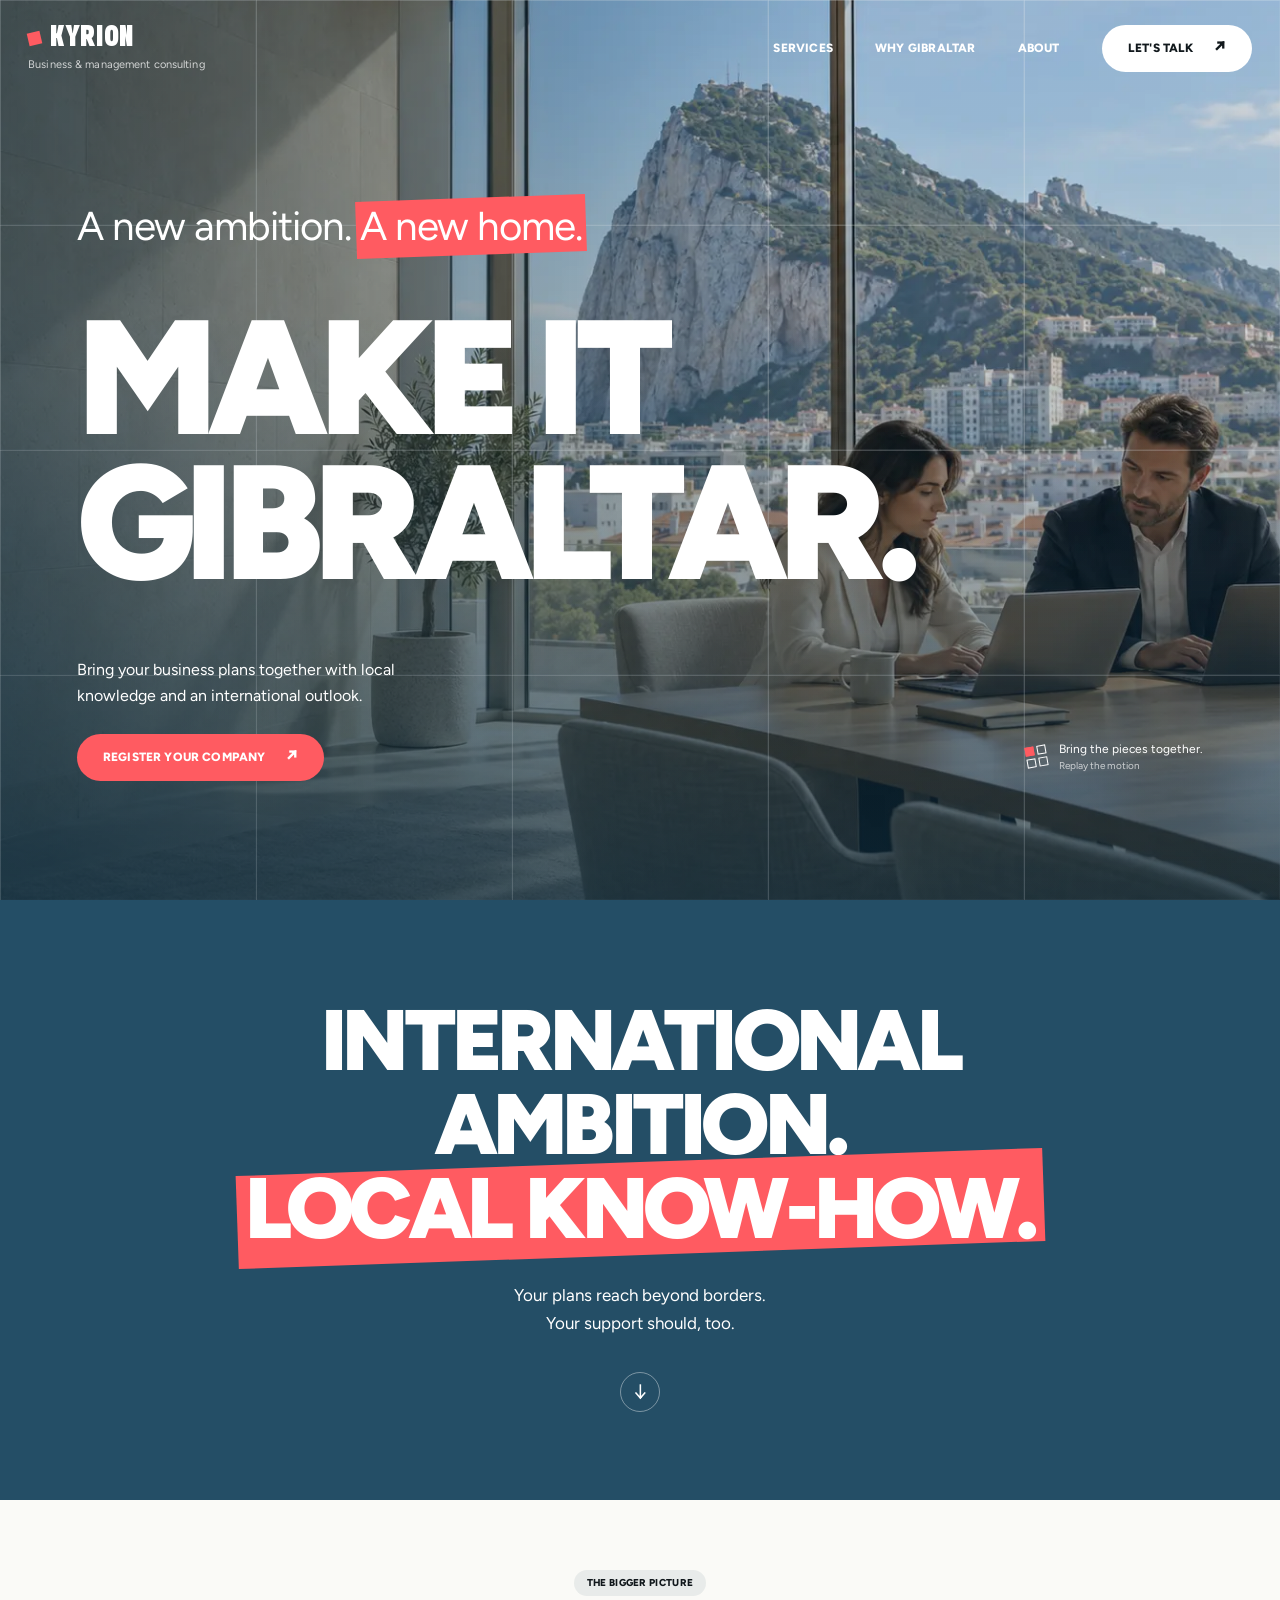
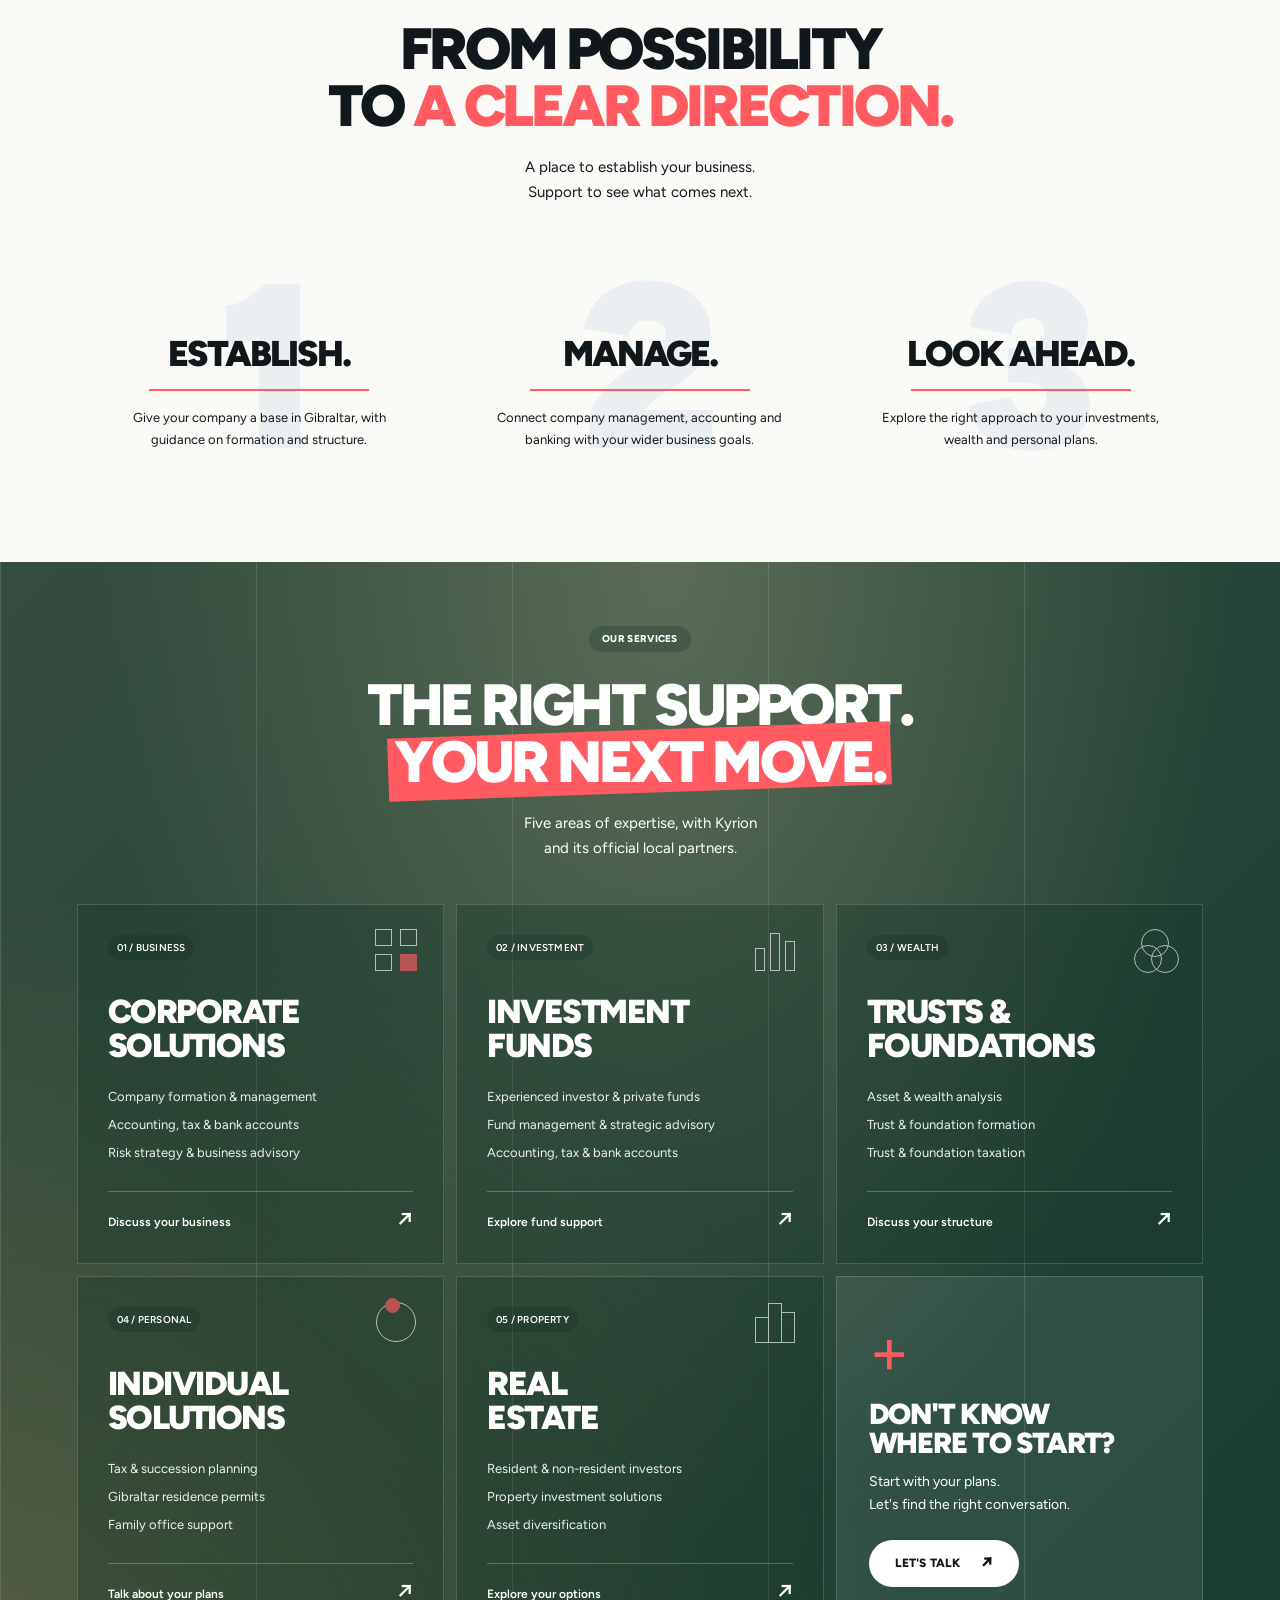
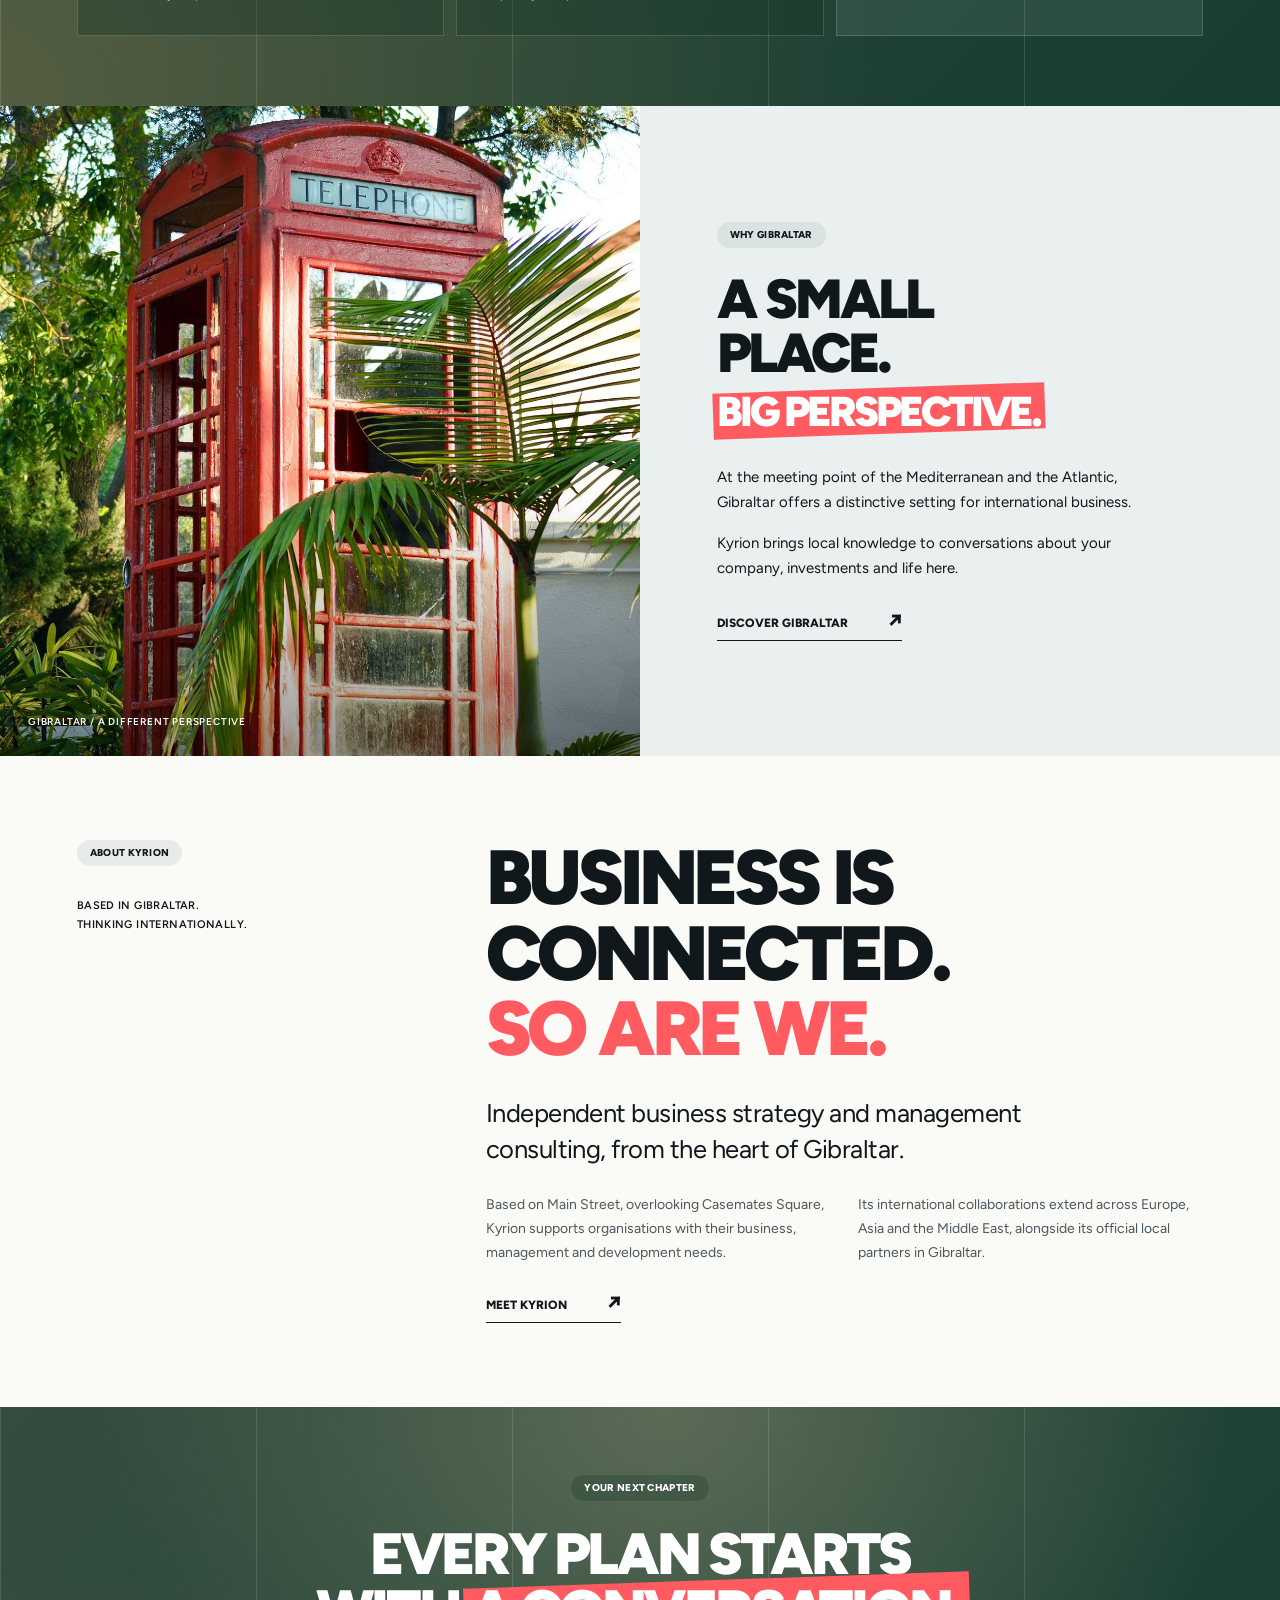
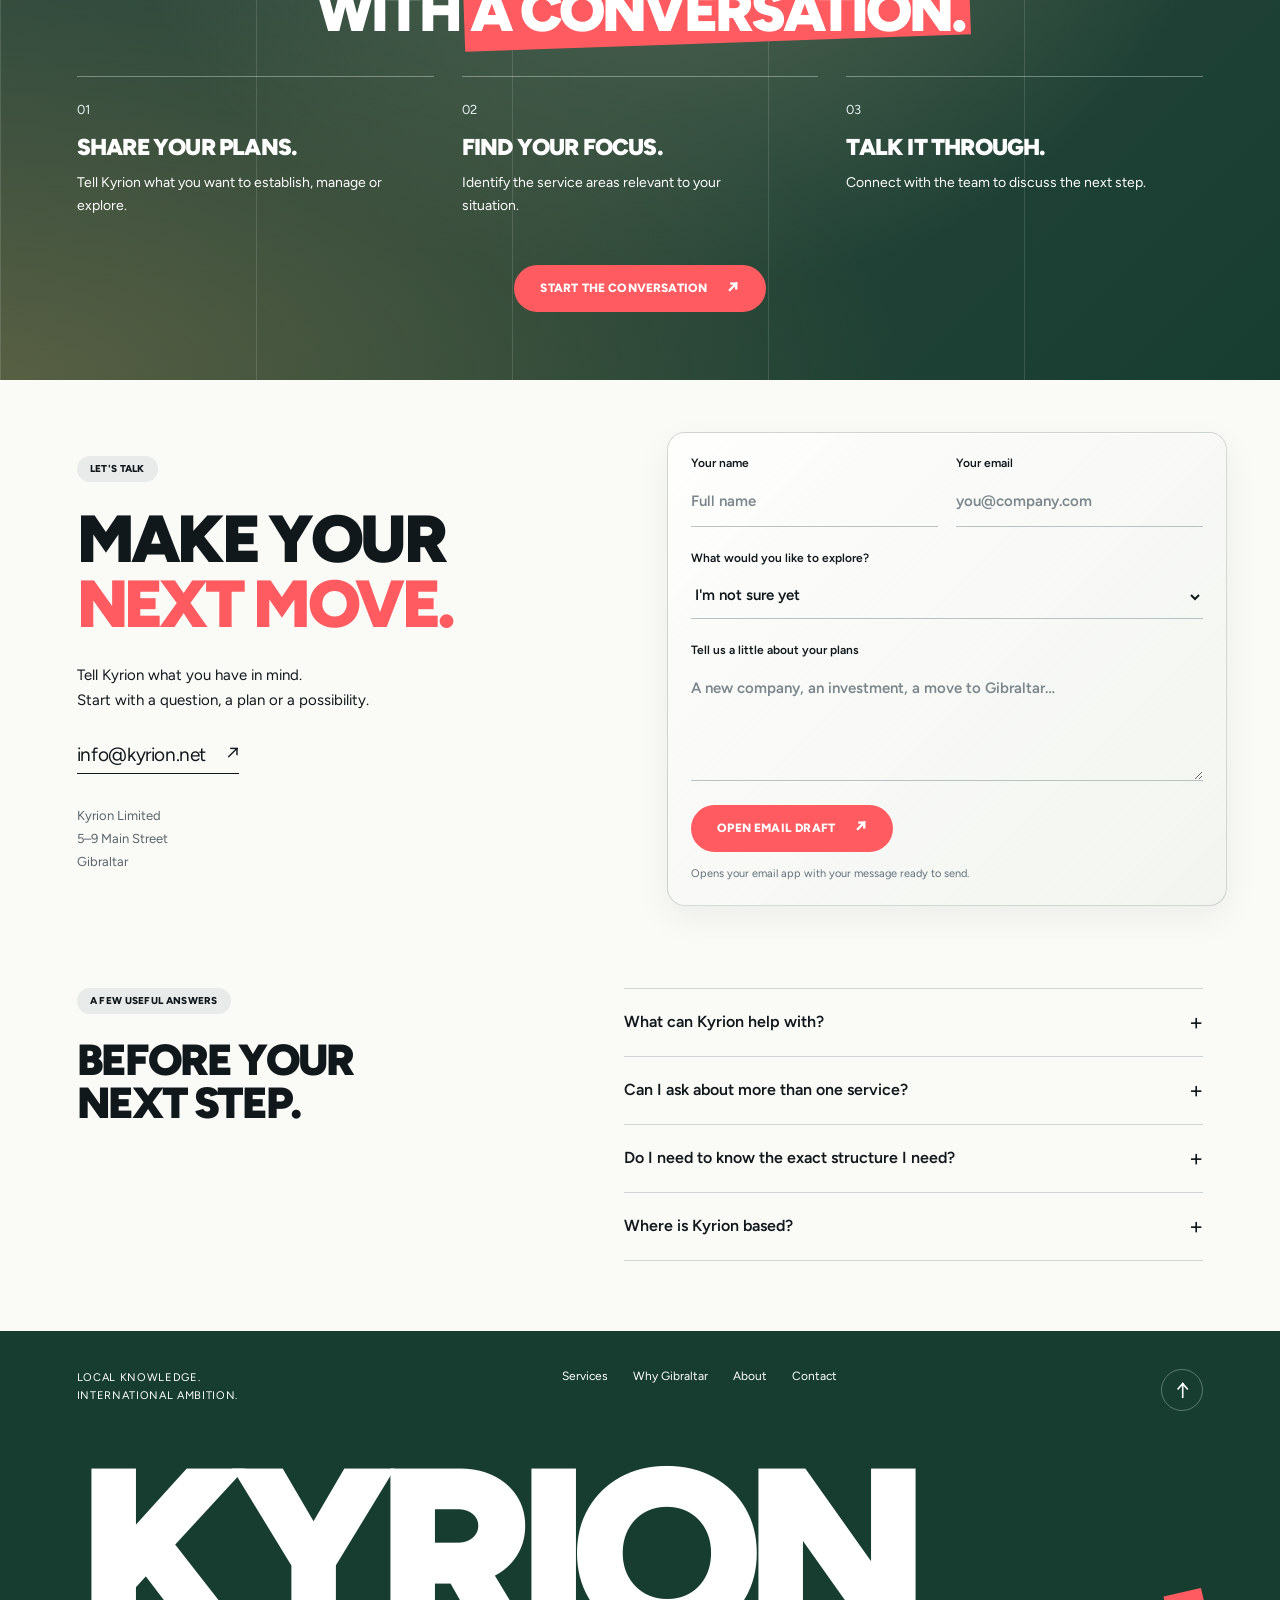
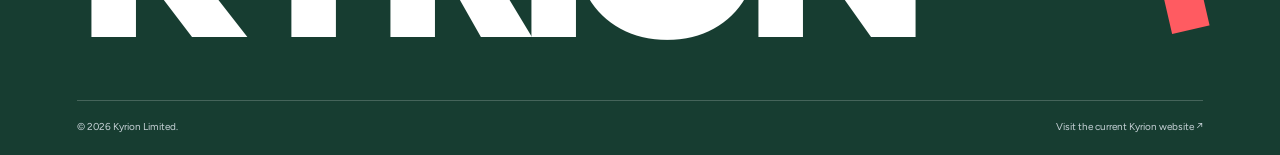
<file: index.html>
<!doctype html>
<html lang="en">
<head>
  <meta name="robots" content="noindex,nofollow" />
  <meta charset="UTF-8" />
  <meta name="viewport" content="width=device-width, initial-scale=1" />
  <meta name="theme-color" content="#17394d" />
  <title>Kyrion — Make Gibraltar Your Business Home</title>
  <meta name="description" content="Business, investment and personal solutions in Gibraltar. Explore support from Kyrion and its official local partners." />
  <link rel="icon" href="./assets/favicon.svg" type="image/svg+xml" />
  <link rel="preload" href="./assets/figtree-900.woff" as="font" type="font/woff" crossorigin />
  <link rel="preload" href="./assets/figtree-400.woff" as="font" type="font/woff" crossorigin />
  <link rel="stylesheet" href="./styles.css" />
  <script src="./app.js" type="module"></script>
</head>
<body>
  <a class="skip-link" href="#main">Skip to content</a>
  <header class="site-header" id="header">
    <a class="brand" href="#home" aria-label="Kyrion home"><span class="brand-line"><i aria-hidden="true"></i><span>KYRION</span></span><span class="brand-sub">Business & management consulting</span></a>
    <nav class="desktop-nav" aria-label="Main navigation"><a href="#services">Services</a><a href="#gibraltar">Why Gibraltar</a><a href="#about">About</a><a class="button button--light" href="#contact">Let's talk <span aria-hidden="true">↗</span></a></nav>
    <button class="menu-button" id="menu-button" aria-controls="mobile-nav" aria-expanded="false" aria-label="Open navigation"><span></span><span></span></button>
    <nav class="mobile-nav" id="mobile-nav" aria-label="Mobile navigation" hidden><a href="#services">Services</a><a href="#gibraltar">Why Gibraltar</a><a href="#about">About Kyrion</a><a href="#contact">Let's talk ↗</a></nav>
  </header>
  <main id="main" tabindex="-1">
    <div class="intro-stage" id="home">
      <div class="hero-backdrop" id="hero-backdrop">
        <img class="hero-photo" src="./assets/kyrion-office.webp" alt="Illustrative office scene with professionals and the Rock of Gibraltar beyond the windows." width="1672" height="941" fetchpriority="high" />
        <div class="puzzle-grid" id="puzzle-grid" aria-hidden="true"></div><div class="hero-shade"></div><div class="picture-grid" aria-hidden="true"></div>
      </div>
      <section class="hero section-shell" aria-labelledby="hero-title">
        <div class="hero-content">
          <p class="hero-kicker">A new ambition. <span class="highlight">A new home.</span></p>
          <h1 id="hero-title"><span class="title-line">MAKE IT</span><span class="title-line">GIBRALTAR.</span></h1>
          <div class="hero-bottom"><div class="hero-description"><p>Bring your business plans together with local knowledge and an international outlook.</p><a class="button button--coral" href="#contact" data-service="Corporate solutions">Register your company <span aria-hidden="true">↗</span></a></div><button class="puzzle-control" id="puzzle-replay" hidden><span class="tile-symbol" aria-hidden="true"><i></i><i></i><i></i><i></i></span><span>Bring the pieces together.<small>Replay the motion</small></span></button></div>
        </div>
      </section>
      <section class="statement section-shell" aria-labelledby="statement-title"><h2 class="display reveal" id="statement-title">INTERNATIONAL<br />AMBITION.<br /><span class="highlight">LOCAL KNOW-HOW.</span></h2><p class="reveal">Your plans reach beyond borders.<br />Your support should, too.</p><a class="down-link" href="#direction" aria-label="Explore Kyrion's approach">↓</a></section>
    </div>
    <section class="direction section-shell" id="direction" aria-labelledby="direction-title">
      <div class="section-heading reveal"><span class="eyebrow">THE BIGGER PICTURE</span><h2 id="direction-title">FROM POSSIBILITY<br />TO <span class="coral-text">A CLEAR DIRECTION.</span></h2><p>A place to establish your business.<br />Support to see what comes next.</p></div>
      <div class="direction-grid">
        <article class="direction-item reveal"><span class="ghost-number" aria-hidden="true">1</span><h3>ESTABLISH.</h3><span class="red-rule"></span><p>Give your company a base in Gibraltar, with guidance on formation and structure.</p></article>
        <article class="direction-item reveal"><span class="ghost-number" aria-hidden="true">2</span><h3>MANAGE.</h3><span class="red-rule"></span><p>Connect company management, accounting and banking with your wider business goals.</p></article>
        <article class="direction-item reveal"><span class="ghost-number" aria-hidden="true">3</span><h3>LOOK AHEAD.</h3><span class="red-rule"></span><p>Explore the right approach to your investments, wealth and personal plans.</p></article>
      </div>
    </section>
    <section class="services blue-grid section-shell" id="services" aria-labelledby="services-title">
      <div class="section-heading reveal"><span class="eyebrow">OUR SERVICES</span><h2 id="services-title">THE RIGHT SUPPORT.<br /><span class="highlight">YOUR NEXT MOVE.</span></h2><p>Five areas of expertise, with Kyrion<br />and its official local partners.</p></div>
      <div class="services-grid">
        <article class="service-card reveal"><span class="service-tag">01 / BUSINESS</span><div class="card-mark mark-squares" aria-hidden="true"><i></i><i></i><i></i><i></i></div><h3>CORPORATE<br />SOLUTIONS</h3><ul><li>Company formation & management</li><li>Accounting, tax & bank accounts</li><li>Risk strategy & business advisory</li></ul><a class="service-link" href="#contact" data-service="Corporate solutions">Discuss your business <span aria-hidden="true">↗</span></a></article>
        <article class="service-card reveal"><span class="service-tag">02 / INVESTMENT</span><div class="card-mark mark-bars" aria-hidden="true"><i></i><i></i><i></i></div><h3>INVESTMENT<br />FUNDS</h3><ul><li>Experienced investor & private funds</li><li>Fund management & strategic advisory</li><li>Accounting, tax & bank accounts</li></ul><a class="service-link" href="#contact" data-service="Investment funds">Explore fund support <span aria-hidden="true">↗</span></a></article>
        <article class="service-card reveal"><span class="service-tag">03 / WEALTH</span><div class="card-mark mark-circles" aria-hidden="true"><i></i><i></i><i></i></div><h3>TRUSTS &<br />FOUNDATIONS</h3><ul><li>Asset & wealth analysis</li><li>Trust & foundation formation</li><li>Trust & foundation taxation</li></ul><a class="service-link" href="#contact" data-service="Trusts & foundations">Discuss your structure <span aria-hidden="true">↗</span></a></article>
        <article class="service-card reveal"><span class="service-tag">04 / PERSONAL</span><div class="card-mark mark-orbit" aria-hidden="true"><i></i><i></i></div><h3>INDIVIDUAL<br />SOLUTIONS</h3><ul><li>Tax & succession planning</li><li>Gibraltar residence permits</li><li>Family office support</li></ul><a class="service-link" href="#contact" data-service="Individual solutions">Talk about your plans <span aria-hidden="true">↗</span></a></article>
        <article class="service-card reveal"><span class="service-tag">05 / PROPERTY</span><div class="card-mark mark-buildings" aria-hidden="true"><i></i><i></i><i></i></div><h3>REAL<br />ESTATE</h3><ul><li>Resident & non-resident investors</li><li>Property investment solutions</li><li>Asset diversification</li></ul><a class="service-link" href="#contact" data-service="Real estate">Explore your options <span aria-hidden="true">↗</span></a></article>
        <div class="service-invitation reveal"><span class="plus-mark" aria-hidden="true">+</span><h3>DON'T KNOW<br />WHERE TO START?</h3><p>Start with your plans.<br />Let's find the right conversation.</p><a class="button button--light" href="#contact">Let's talk <span aria-hidden="true">↗</span></a></div>
      </div>
    </section>
    <section class="gibraltar-section" id="gibraltar" aria-labelledby="gibraltar-title">
      <div class="gibraltar-photo"><img src="./assets/gibraltar-phone.jpg" alt="A red telephone box among palms in Gibraltar, from Kyrion's website." width="1920" height="1279" loading="lazy" /><span class="photo-caption">GIBRALTAR / A DIFFERENT PERSPECTIVE</span></div>
      <div class="gibraltar-copy section-shell"><span class="eyebrow reveal">WHY GIBRALTAR</span><h2 class="display reveal" id="gibraltar-title">A SMALL<br />PLACE.<br /><span class="highlight">BIG PERSPECTIVE.</span></h2><p class="reveal">At the meeting point of the Mediterranean and the Atlantic, Gibraltar offers a distinctive setting for international business.</p><p class="reveal">Kyrion brings local knowledge to conversations about your company, investments and life here.</p><a class="text-link reveal" href="https://kyrion.net/why-gibraltar/">Discover Gibraltar <span aria-hidden="true">↗</span></a></div>
    </section>
    <section class="about-section section-shell" id="about" aria-labelledby="about-title">
      <div class="about-label reveal"><span class="eyebrow">ABOUT KYRION</span><p>BASED IN GIBRALTAR.<br />THINKING INTERNATIONALLY.</p></div>
      <div class="about-content"><h2 class="reveal" id="about-title">BUSINESS IS<br />CONNECTED.<br /><span class="coral-text">SO ARE WE.</span></h2><p class="about-lead reveal">Independent business strategy and management consulting, from the heart of Gibraltar.</p><div class="about-detail reveal"><p>Based on Main Street, overlooking Casemates Square, Kyrion supports organisations with their business, management and development needs.</p><p>Its international collaborations extend across Europe, Asia and the Middle East, alongside its official local partners in Gibraltar.</p></div><a class="text-link reveal" href="https://kyrion.net/about-us/">Meet Kyrion <span aria-hidden="true">↗</span></a></div>
    </section>
    <section class="next-step blue-grid section-shell" aria-labelledby="next-title"><div class="section-heading reveal"><span class="eyebrow">YOUR NEXT CHAPTER</span><h2 id="next-title">EVERY PLAN STARTS<br />WITH <span class="highlight">A CONVERSATION.</span></h2></div><div class="steps-grid"><div class="reveal"><span>01</span><h3>SHARE YOUR PLANS.</h3><p>Tell Kyrion what you want to establish, manage or explore.</p></div><div class="reveal"><span>02</span><h3>FIND YOUR FOCUS.</h3><p>Identify the service areas relevant to your situation.</p></div><div class="reveal"><span>03</span><h3>TALK IT THROUGH.</h3><p>Connect with the team to discuss the next step.</p></div></div><a class="button button--coral reveal" href="#contact">Start the conversation <span aria-hidden="true">↗</span></a></section>
    <section class="contact-section section-shell" id="contact" aria-labelledby="contact-title">
      <div class="contact-copy reveal"><span class="eyebrow">LET'S TALK</span><h2 id="contact-title">MAKE YOUR<br /><span class="coral-text">NEXT MOVE.</span></h2><p>Tell Kyrion what you have in mind.<br />Start with a question, a plan or a possibility.</p><a class="contact-email" href="mailto:info@kyrion.net">info@kyrion.net <span aria-hidden="true">↗</span></a><address>Kyrion Limited<br />5–9 Main Street<br />Gibraltar</address></div>
      <form class="contact-form reveal" id="contact-form" action="mailto:info@kyrion.net" method="post" enctype="text/plain">
        <div class="form-row"><label>Your name<input id="contact-name" name="name" autocomplete="name" required maxlength="120" placeholder="Full name" /></label><label>Your email<input id="contact-email" name="email" type="email" autocomplete="email" required maxlength="200" placeholder="you@company.com" /></label></div>
        <label>What would you like to explore?<select name="service" id="contact-service"><option>I'm not sure yet</option><option>Corporate solutions</option><option>Investment funds</option><option>Trusts & foundations</option><option>Individual solutions</option><option>Real estate</option></select></label>
        <label>Tell us a little about your plans<textarea name="message" id="contact-message" rows="4" maxlength="4000" required placeholder="A new company, an investment, a move to Gibraltar…"></textarea></label>
        <button class="button button--coral" type="submit">Open email draft <span aria-hidden="true">↗</span></button><p class="form-note" id="form-status" role="status">Opens your email app with your message ready to send.</p>
      </form>
    </section>
    <section class="faq-section section-shell" aria-labelledby="faq-title"><div class="faq-heading reveal"><span class="eyebrow">A FEW USEFUL ANSWERS</span><h2 id="faq-title">BEFORE YOUR<br />NEXT STEP.</h2></div><div class="faq-list reveal"><details><summary>What can Kyrion help with?<span aria-hidden="true">+</span></summary><p>Kyrion and its official local partners assist with corporate solutions, investment funds, trusts and foundations, individual solutions and real estate.</p></details><details><summary>Can I ask about more than one service?<span aria-hidden="true">+</span></summary><p>Yes. Describe the areas you would like to discuss in your message, whether they concern your business, investments or personal plans.</p></details><details><summary>Do I need to know the exact structure I need?<span aria-hidden="true">+</span></summary><p>You can begin by explaining your goals and questions. Choose “I'm not sure yet” in the contact form to start the conversation.</p></details><details><summary>Where is Kyrion based?<span aria-hidden="true">+</span></summary><p>Kyrion is based at 5–9 Main Street, Gibraltar, with offices overlooking Casemates Square.</p></details></div></section>
  </main>
  <footer class="footer section-shell"><div class="footer-top"><p>LOCAL KNOWLEDGE.<br />INTERNATIONAL AMBITION.</p><nav aria-label="Footer navigation"><a href="#services">Services</a><a href="#gibraltar">Why Gibraltar</a><a href="#about">About</a><a href="#contact">Contact</a></nav><a class="footer-up" href="#home" aria-label="Back to top">↑</a></div><a class="footer-wordmark" href="#home" aria-label="Kyrion home">KYRION<span aria-hidden="true">■</span></a><div class="footer-bottom"><span>© <span id="year">2026</span> Kyrion Limited.</span><a href="https://kyrion.net/">Visit the current Kyrion website ↗</a></div></footer>
</body>
</html>
</file>
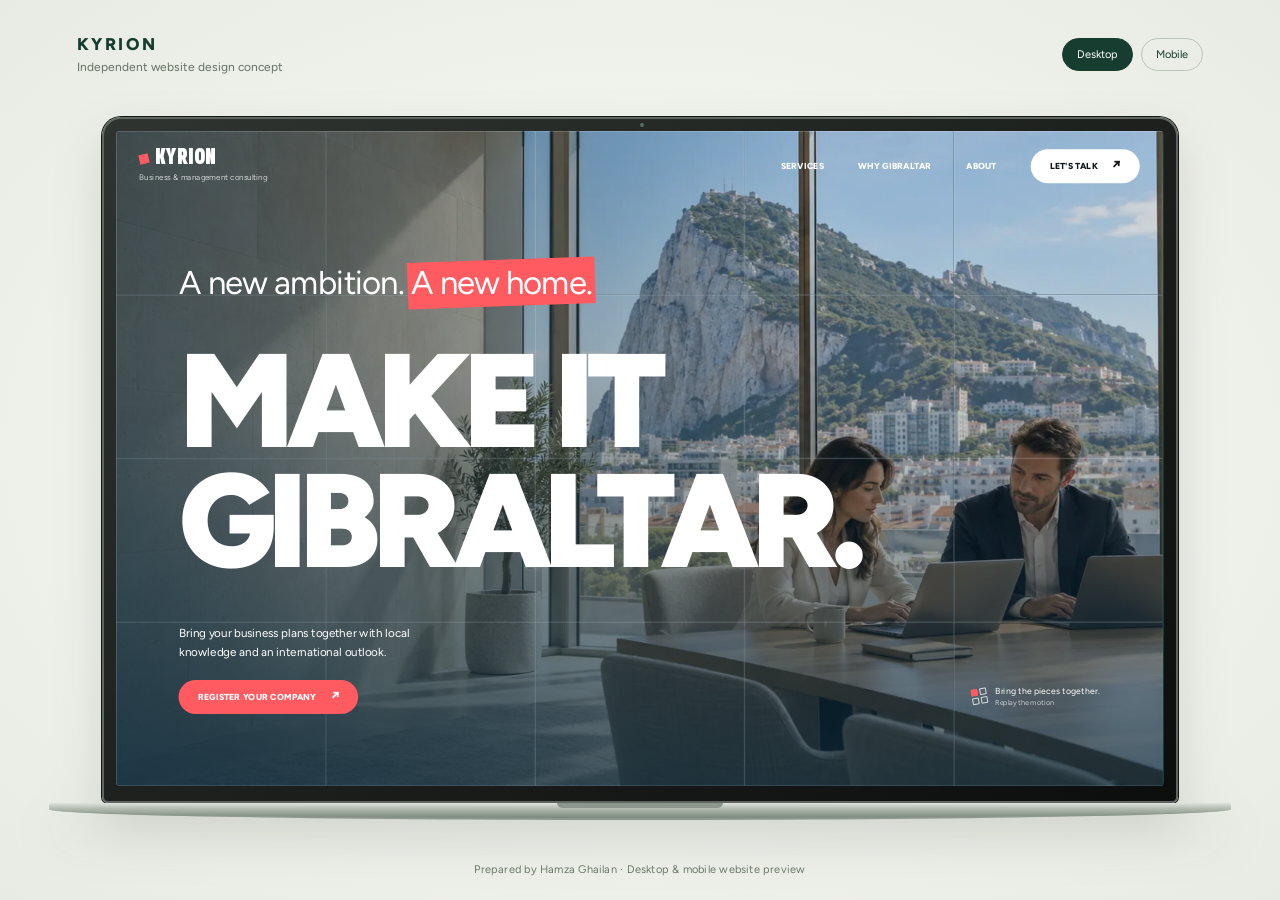
<file: presentation/index.html>
<!doctype html>
<html lang="en"><head><meta charset="utf-8"><meta name="viewport" content="width=device-width,initial-scale=1"><meta name="robots" content="noindex,nofollow"><title>Kyrion — Desktop and mobile presentation</title><style>
@font-face{font-family:Figtree;src:url('../assets/figtree-400.woff')}@font-face{font-family:Figtree;src:url('../assets/figtree-800.woff');font-weight:800}*{box-sizing:border-box}body{margin:0;background:#ecede7;color:#173d31;font-family:Figtree,Arial,sans-serif}.presentation{min-height:100vh;display:flex;flex-direction:column;padding:34px clamp(24px,6vw,95px) 24px;background:radial-gradient(ellipse at 50% 50%,#fafbf7,#e8ebe3)}header{display:flex;justify-content:space-between;align-items:center;gap:20px}h1{font-size:17px;letter-spacing:.15em;margin:0;font-weight:800}header p{margin:6px 0 0;font-size:12px;color:#657265}nav{display:flex;gap:8px}nav a{font-size:11px;color:inherit;text-decoration:none;border:1px solid #bbc5b8;padding:9px 14px;border-radius:30px}nav a[aria-current]{background:#173d31;color:white;border-color:#173d31}.scene{display:flex;align-items:center;justify-content:center;flex:1;min-height:0;padding:30px 0}.laptop{width:min(1160px,84vw,calc((100vh - 208px)*1.6));position:relative;filter:drop-shadow(0 22px 24px #1c302022)}.bezel{padding:12px 12px 15px;border:2px solid #606561;border-radius:19px 19px 6px 6px;background:linear-gradient(145deg,#303431,#0b0e0c);position:relative;box-shadow:0 0 0 1px #121a15}.bezel::before{content:'';position:absolute;top:4px;left:50%;width:4px;height:4px;border-radius:50%;background:#586d61}.screen{position:relative;aspect-ratio:1440/900;overflow:hidden;background:#173d31;border-radius:4px}iframe{display:block;border:0;position:absolute;top:0;left:0;width:1440px;height:900px;transform-origin:top left}.base{position:relative;left:-5%;width:110%;height:17px;background:linear-gradient(#dfe3dc,#b5bdb3 35%,#7a877b);border-radius:2px 2px 55% 55%/2px 2px 12px 12px;border-bottom:2px solid #8c988d}.base::before{content:'';position:absolute;width:14%;height:5px;left:43%;top:0;background:#8c978d;border-radius:0 0 9px 9px}.phone{display:none;width:min(350px,calc((100vh - 171px)*390/880));padding:15px 9px 12px;background:linear-gradient(145deg,#414942,#101710);border:2px solid #748073;border-radius:38px;box-shadow:0 0 0 1px #16261a,0 22px 45px #1c302025;position:relative}.phone::before{content:'';position:absolute;top:5px;left:50%;height:4px;width:32px;background:#8b9d8b;border-radius:4px;transform:translateX(-50%)}.phone .screen{aspect-ratio:390/844;border-radius:23px}.phone iframe{width:390px;height:844px}.phone::after{content:'';position:absolute;bottom:4px;left:42%;height:3px;width:16%;background:#b0b9ad;border-radius:2px}.mobile .laptop{display:none}.mobile .phone{display:block}footer{text-align:center;color:#6e7b6b;font-size:11px;letter-spacing:.02em}body.mobile .scene{padding:14px 0 20px}button{font:inherit}@media(max-width:700px){.presentation{padding:24px 20px 20px}header p{font-size:10px}h1{font-size:14px}.laptop{width:92vw}nav a{padding:7px 10px}footer{font-size:10px}}
</style></head><body><main class="presentation"><header><div><h1>KYRION</h1><p>Independent website design concept</p></div><nav aria-label="Device preview"><a href="?view=desktop" data-view="desktop">Desktop</a><a href="?view=mobile" data-view="mobile">Mobile</a></nav></header><div class="scene"><div class="laptop"><div class="bezel"><div class="screen"><iframe title="Kyrion desktop website" loading="eager"></iframe></div></div><div class="base"></div></div><div class="phone"><div class="screen"><iframe title="Kyrion mobile website" loading="eager"></iframe></div></div></div><footer>Prepared by Hamza Ghailan · Desktop & mobile website preview</footer></main><script>
const view=new URLSearchParams(location.search).get('view')==='mobile'?'mobile':'desktop';document.body.classList.toggle('mobile',view==='mobile');document.querySelector('[data-view="'+view+'"]').setAttribute('aria-current','page');const frame=document.querySelector(view==='mobile'?'.phone iframe':'.laptop iframe');frame.src='../index.html';const width=view==='mobile'?390:1440;new ResizeObserver(()=>{frame.style.transform='scale('+frame.parentElement.clientWidth/width+')'}).observe(frame.parentElement);
</script></body></html>
</file>
<file: styles.css>
@font-face{font-family:Figtree;src:url('./assets/figtree-400.woff') format('woff');font-weight:400;font-display:swap}
@font-face{font-family:Figtree;src:url('./assets/figtree-600.woff') format('woff');font-weight:600;font-display:swap}
@font-face{font-family:Figtree;src:url('./assets/figtree-800.woff') format('woff');font-weight:800;font-display:swap}
@font-face{font-family:Figtree;src:url('./assets/figtree-900.woff') format('woff');font-weight:900;font-display:swap}
@font-face{font-family:Thrust;src:url('./assets/thrust.woff') format('woff');font-weight:400;font-display:swap}
:root{--ink:#11181c;--coral:#ff5b61;--blue:#214e68;--paper:#fafaf7;--gutter:clamp(24px,6vw,100px);font-family:Figtree,Arial,sans-serif;color:var(--ink);background:var(--paper);font-synthesis:none;text-rendering:optimizeLegibility;-webkit-font-smoothing:antialiased}
*{box-sizing:border-box}html{scroll-behavior:smooth;scroll-padding-top:94px}body{margin:0}a{color:inherit;text-decoration:none}button,input,select,textarea{font:inherit}button,a{-webkit-tap-highlight-color:transparent}button{cursor:pointer}button:disabled{cursor:default}img{display:block;max-width:100%}::selection{background:var(--coral);color:white}:focus-visible{outline:3px solid var(--coral);outline-offset:5px}main:focus{outline:none}[hidden]{display:none!important}h1,h2,h3,p{margin-top:0}.section-shell{padding-inline:var(--gutter)}.display,.section-heading h2,.about-content h2,.contact-copy h2,.faq-heading h2{font-weight:900;letter-spacing:-.055em;line-height:.98}
.skip-link{position:fixed;z-index:30;top:10px;left:10px;padding:14px 20px;background:white;color:var(--ink);transform:translateY(-180%)}.skip-link:focus{transform:none}.site-header{position:fixed;z-index:20;top:0;left:0;right:0;min-height:96px;display:flex;align-items:center;justify-content:space-between;gap:24px;padding:22px 2.2vw;color:white;transition:background .3s,color .3s,box-shadow .3s}.site-header.is-scrolled,.site-header.menu-open{background:rgb(250 250 247 / .96);color:var(--ink);box-shadow:0 1px 0 rgb(17 24 28 / .08);backdrop-filter:blur(14px)}.brand{display:flex;flex-direction:column;gap:6px;flex-shrink:0}.brand-line{display:flex;gap:9px;align-items:center;font-family:Thrust,Figtree,sans-serif;font-size:31px;line-height:.9;letter-spacing:.02em}.brand-line i{display:block;width:13px;height:13px;background:var(--coral);transform:rotate(-13deg)}.brand-sub{font-size:11px;opacity:.75;letter-spacing:.01em}.desktop-nav{display:flex;align-items:center;gap:clamp(22px,3.3vw,54px);font-size:12px;font-weight:800;text-transform:uppercase;letter-spacing:.015em}.desktop-nav>a:not(.button){position:relative;padding:10px 0}.desktop-nav>a:not(.button)::after{content:'';position:absolute;bottom:2px;left:0;width:100%;height:2px;background:var(--coral);transform:scaleX(0);transform-origin:left;transition:transform .25s}.desktop-nav>a:is(:hover,:focus-visible)::after{transform:scaleX(1)}.button{display:inline-flex;align-items:center;justify-content:center;gap:20px;min-height:47px;padding:14px 26px;border:0;border-radius:40px;font-size:12px;font-weight:800;letter-spacing:.015em;line-height:1.2;text-transform:uppercase;transition:transform .25s,background .25s,box-shadow .25s}.button span{font-size:18px;line-height:1;transition:transform .25s}.button:is(:hover,:focus-visible){transform:translateY(-2px);box-shadow:0 6px 16px rgb(0 0 0 / .12)}.button:is(:hover,:focus-visible) span{transform:translate(2px,-2px)}.button--light{color:var(--ink);background:white}.button--coral{background:var(--coral);color:white}.site-header.is-scrolled .button--light{background:var(--coral);color:white}.menu-button{display:none}
.intro-stage{position:relative;isolation:isolate;background:#244e66;color:white;overflow:clip}.hero-backdrop{position:sticky;top:0;z-index:-1;height:100svh;min-height:680px;margin-bottom:min(-100svh,-680px);overflow:hidden}.hero-photo,.puzzle-grid,.hero-shade,.picture-grid{position:absolute;inset:0;width:100%;height:100%}.hero-photo{object-fit:cover;object-position:68% 28%}.puzzle-grid{display:none;background:#173749}.puzzle-grid.is-ready{display:block}.puzzle-piece{position:absolute;left:0;top:0;background-image:url('./assets/kyrion-office.webp');background-repeat:no-repeat;will-change:transform;transition:transform .85s cubic-bezier(.22,.8,.25,1);outline:1px solid rgb(255 255 255 / .12);outline-offset:-1px}.puzzle-grid.is-static .puzzle-piece{will-change:auto}.hero-shade{background:linear-gradient(90deg,rgb(15 47 65 / .64),rgb(18 55 73 / .17) 68%),linear-gradient(0deg,rgb(14 45 64 / .65),transparent 65%);pointer-events:none}.picture-grid{background-image:linear-gradient(to right,rgb(255 255 255 / .14) 1px,transparent 1px),linear-gradient(to bottom,rgb(255 255 255 / .12) 1px,transparent 1px);background-size:20% 25%;pointer-events:none}.hero{position:relative;display:flex;align-items:center;min-height:max(100svh,680px);padding-top:145px;padding-bottom:64px}.hero-content{width:100%;max-width:1540px;margin-inline:auto}.hero-kicker{margin:0 0 55px;font-size:clamp(25px,3.15vw,48px);font-weight:400;line-height:1.3;letter-spacing:-.025em}.highlight{position:relative;z-index:0;display:inline-block;white-space:nowrap;color:white}.highlight::before{position:absolute;inset:-.055em -.095em;z-index:-1;content:'';background:var(--coral);transform:rotate(-2deg)}.hero h1{margin:0 0 64px;font-size:clamp(94px,12.7vw,194px);font-weight:900;line-height:.86;letter-spacing:-.065em}.title-line{display:block}.title-line+ .title-line{margin-top:.035em}.hero-bottom{display:flex;justify-content:space-between;align-items:flex-end;gap:30px}.hero-description p{max-width:390px;margin:0 0 24px;font-size:16px;line-height:1.65}.puzzle-control{display:flex;align-items:center;gap:12px;padding:8px 0 8px 12px;border:0;text-align:left;color:white;background:none;font-size:12px;line-height:1.5}.puzzle-control small{display:block;opacity:.7;font-size:10px}.tile-symbol{display:grid;grid-template-columns:repeat(2,9px);gap:3px;transform:rotate(-10deg);transition:transform .4s}.tile-symbol i{width:9px;height:9px;border:1px solid white}.tile-symbol i:first-child{background:var(--coral);border-color:var(--coral)}.puzzle-control:is(:hover,:focus-visible) .tile-symbol{transform:rotate(80deg)}.statement{position:relative;display:flex;flex-direction:column;justify-content:center;align-items:center;min-height:600px;padding-block:80px 70px;text-align:center}.statement h2{margin-bottom:32px;font-size:clamp(42px,6.7vw,106px)}.statement p{margin:0;font-size:17px;line-height:1.6}.down-link{display:grid;place-items:center;margin-top:35px;width:40px;height:40px;border:1px solid rgb(255 255 255 / .4);border-radius:50%;font-size:21px}
.section-heading{text-align:center;max-width:1100px;margin:0 auto 36px}.eyebrow{display:inline-block;margin-bottom:25px;padding:8px 13px;border-radius:30px;background:rgb(34 65 83 / .08);font-size:10px;line-height:1;font-weight:800;letter-spacing:.03em}.section-heading h2{margin:0 0 20px;font-size:clamp(36px,4.55vw,70px)}.section-heading p{margin:0;font-size:15px;line-height:1.65}.coral-text{color:var(--coral)}.direction{padding-block:70px 66px;background:var(--paper)}.direction-grid{display:grid;grid-template-columns:repeat(3,minmax(0,1fr));max-width:1350px;margin:auto;gap:16px}.direction-item{position:relative;display:flex;min-height:255px;flex-direction:column;align-items:center;justify-content:center;padding:36px 25px 22px;text-align:center;isolation:isolate}.ghost-number{position:absolute;z-index:-1;top:8px;left:50%;transform:translateX(-50%);font-weight:900;color:#eaf0f2;line-height:1;font-size:235px;letter-spacing:-.08em}.direction-item h3{margin:36px 0 17px;font-weight:900;font-size:clamp(27px,2.8vw,44px);line-height:1;letter-spacing:-.055em}.red-rule{width:100%;max-width:220px;height:2px;background:var(--coral);transform-origin:center;transition:transform .4s}.direction-item:hover .red-rule{transform:scaleX(.7)}.direction-item p{max-width:290px;margin:16px 0 0;font-size:13px;line-height:1.65}
.blue-grid{position:relative;isolation:isolate;overflow:hidden;color:white;background:radial-gradient(ellipse at 0 100%,rgb(165 137 81 / .36),transparent 50%),radial-gradient(ellipse at 52% 0%,#5b6c56,transparent 60%),linear-gradient(135deg,#354d3f,#173d31)}.blue-grid::before{position:absolute;inset:0;z-index:-1;content:'';pointer-events:none;background:linear-gradient(to right,rgb(255 255 255 / .13) 1px,transparent 1px);background-size:20% 100%}.blue-grid .eyebrow{background:rgb(24 57 40 / .3)}.services{padding-block:64px 70px}.services .section-heading{margin-bottom:44px}.services-grid{display:grid;grid-template-columns:repeat(3,minmax(0,1fr));gap:12px;max-width:1280px;margin:auto;align-items:stretch}.service-card{position:relative;display:flex;flex-direction:column;min-width:0;min-height:360px;padding:30px;background:rgb(22 52 37 / .35);border:1px solid rgb(255 255 255 / .16);transition:background .3s,border-color .3s;overflow:hidden}.service-card:is(:hover,:focus-within){background:rgb(22 52 37 / .63);border-color:rgb(255 255 255 / .55)}.service-tag{align-self:flex-start;padding:6px 9px;border-radius:30px;background:rgb(18 44 31 / .26);font-size:10px;font-weight:600;letter-spacing:.02em}.service-card h3{position:relative;margin:35px 0 24px;font-weight:900;font-size:clamp(24px,2.6vw,38px);line-height:1.02;letter-spacing:-.045em}.service-card ul{margin:0 0 25px;padding:0;list-style:none;color:#ecf0f1;font-size:13px;line-height:1.6}.service-card li+li{margin-top:7px}.service-link{display:flex;align-items:center;justify-content:space-between;gap:12px;margin-top:auto;padding-top:18px;border-top:1px solid rgb(255 255 255 / .25);font-size:12px;font-weight:600}.service-link span{font-size:23px;line-height:1;transition:transform .25s}.service-link:is(:hover,:focus-visible) span{transform:translate(3px,-3px)}.card-mark{position:absolute;top:24px;right:26px;width:42px;height:42px;opacity:.65;transition:transform .5s,opacity .5s}.service-card:hover .card-mark{transform:rotate(12deg);opacity:1}.card-mark i{display:block;position:absolute;border:1px solid white}.mark-squares i{width:17px;height:17px}.mark-squares i:nth-child(2){right:0}.mark-squares i:nth-child(3){bottom:0}.mark-squares i:nth-child(4){bottom:0;right:0;background:var(--coral);border-color:var(--coral)}.mark-bars i{bottom:0;width:10px;height:23px;transform-origin:bottom}.mark-bars i:nth-child(2){left:15px;height:38px}.mark-bars i:nth-child(3){left:30px;height:30px}.service-card:hover .mark-bars i:nth-child(2){transform:scaleY(.72)}.mark-circles i{width:28px;height:28px;border-radius:50%;top:0;left:7px}.mark-circles i:nth-child(2){top:16px;left:0}.mark-circles i:nth-child(3){top:16px;left:17px}.mark-orbit i:first-child{inset:1px;border-radius:50%}.mark-orbit i:last-child{width:15px;height:15px;border-radius:50%;top:-3px;left:10px;background:var(--coral);border-color:var(--coral)}.mark-buildings i{bottom:0;width:14px;height:26px}.mark-buildings i:nth-child(2){left:13px;height:40px}.mark-buildings i:nth-child(3){left:26px;height:31px}.service-invitation{display:flex;flex-direction:column;align-items:flex-start;justify-content:center;min-height:360px;padding:32px;background:rgb(255 255 255 / .08);border:1px solid rgb(255 255 255 / .16)}.plus-mark{font-size:65px;font-weight:400;line-height:.8;color:var(--coral);margin-bottom:22px}.service-invitation h3{margin-bottom:14px;font-weight:900;font-size:29px;line-height:1;letter-spacing:-.045em}.service-invitation p{font-size:14px;line-height:1.6;margin-bottom:24px}
.gibraltar-section{display:grid;grid-template-columns:1fr 1fr;min-height:650px;background:#eaf0ef}.gibraltar-photo{position:relative;min-height:550px;overflow:hidden}.gibraltar-photo img{width:100%;height:100%;position:absolute;inset:0;object-fit:cover;object-position:48% 45%}.gibraltar-photo::after{content:'';position:absolute;inset:60% 0 0;background:linear-gradient(transparent,rgb(0 0 0 / .4));pointer-events:none}.photo-caption{position:absolute;z-index:1;left:28px;bottom:28px;color:white;font-size:10px;font-weight:600;letter-spacing:.08em}.gibraltar-copy{display:flex;flex-direction:column;align-items:flex-start;justify-content:center;padding-block:72px;padding-left:6vw;padding-right:5vw}.gibraltar-copy h2{margin-bottom:30px;font-size:clamp(38px,4.3vw,70px)}.gibraltar-copy .highlight{font-size:.76em}.gibraltar-copy p{max-width:420px;font-size:15px;line-height:1.7}.text-link{display:inline-flex;align-items:center;justify-content:space-between;gap:40px;padding:15px 0 6px;border-bottom:1px solid currentColor;font-size:12px;font-weight:800;text-transform:uppercase}.text-link span{font-size:22px;line-height:1;transition:transform .3s}.text-link:hover span{transform:translate(3px,-3px)}.about-section{display:grid;grid-template-columns:1fr 2fr;gap:50px;padding-block:84px;background:var(--paper)}.about-label>p{margin:6px 0;font-size:11px;font-weight:600;line-height:1.7;letter-spacing:.035em}.about-content{max-width:980px}.about-content h2{margin-bottom:30px;font-size:clamp(46px,6vw,90px)}.about-lead{max-width:650px;font-size:clamp(19px,2vw,28px);line-height:1.4;letter-spacing:-.02em}.about-detail{display:grid;grid-template-columns:1fr 1fr;gap:28px;max-width:760px}.about-detail p{font-size:14px;line-height:1.7;color:#4d585c}.next-step{padding-block:68px;text-align:center}.steps-grid{display:grid;grid-template-columns:repeat(3,minmax(0,1fr));gap:28px;max-width:1150px;margin:0 auto 34px;text-align:left}.steps-grid>div{padding-top:22px;border-top:1px solid rgb(255 255 255 / .35)}.steps-grid span{font-size:13px;color:#e8f1f4}.steps-grid h3{margin:17px 0 12px;font-size:23px;font-weight:900;line-height:1.05;letter-spacing:-.035em}.steps-grid p{max-width:310px;font-size:14px;line-height:1.65}
.contact-section{display:grid;grid-template-columns:1fr 1fr;gap:8vw;padding-block:76px;background:var(--paper)}.contact-copy h2{font-size:clamp(46px,5.2vw,78px);margin-bottom:25px}.contact-copy>p{font-size:15px;line-height:1.7}.contact-email{display:inline-flex;gap:20px;margin:14px 0 30px;border-bottom:1px solid var(--ink);padding-bottom:7px;font-size:19px;letter-spacing:-.02em}.contact-copy address{font-style:normal;font-size:13px;line-height:1.8;color:#59656a}.contact-form{position:relative;isolation:isolate;align-self:center}.contact-form::before{content:"";position:absolute;inset:-24px;z-index:-1;pointer-events:none;border:1px solid rgb(64 91 74 / .22);border-radius:18px;background:linear-gradient(135deg,rgb(255 255 255 / .74),rgb(224 233 223 / .3));box-shadow:inset 0 1px 0 rgb(255 255 255 / .9),0 12px 36px rgb(24 57 40 / .06)}.contact-form label{display:flex;flex-direction:column;gap:10px;margin-bottom:24px;font-size:12px;font-weight:600}.form-row{display:grid;grid-template-columns:1fr 1fr;gap:18px}.contact-form input,.contact-form select,.contact-form textarea{width:100%;min-width:0;border:0;border-bottom:1px solid #b8c2c6;border-radius:0;padding:10px 0 13px;background:transparent;color:var(--ink);font-size:15px;line-height:1.5;outline-offset:3px}.contact-form input::placeholder,.contact-form textarea::placeholder{color:#7b878c}.contact-form textarea{resize:vertical;min-height:100px}.contact-form select{padding-right:20px}.form-note{font-size:11px;line-height:1.6;color:#627079;margin:13px 0 0}.faq-section{display:grid;grid-template-columns:1fr 1.3fr;gap:8vw;padding-block:30px 70px}.faq-heading h2{font-size:clamp(32px,3.4vw,52px)}.faq-list details{border-top:1px solid #cdd4d5}.faq-list details:last-child{border-bottom:1px solid #cdd4d5}.faq-list summary{display:flex;justify-content:space-between;gap:20px;padding:22px 0;list-style:none;cursor:pointer;font-size:16px;font-weight:600;line-height:1.4}.faq-list summary::-webkit-details-marker{display:none}.faq-list summary span{font-weight:400;font-size:23px;line-height:1;transition:transform .25s}.faq-list details[open] summary span{transform:rotate(45deg);color:var(--coral)}.faq-list details>p{padding:0 30px 22px 0;max-width:550px;margin:0;font-size:14px;color:#59656a;line-height:1.7}.footer{padding-block:38px 22px;background:#173d31;color:white;overflow:hidden}.footer-top{display:flex;justify-content:space-between;align-items:flex-start;gap:30px;padding-bottom:30px}.footer-top p{margin:0;font-size:11px;letter-spacing:.06em;line-height:1.6}.footer-top nav{display:flex;flex-wrap:wrap;gap:25px;font-size:12px}.footer-top nav a:hover{color:#ffb1b4}.footer-up{display:grid;place-items:center;width:42px;height:42px;flex-shrink:0;border:1px solid rgb(255 255 255 / .3);border-radius:50%;font-size:22px}.footer-wordmark{display:flex;align-items:baseline;justify-content:space-between;font-size:clamp(70px,18.8vw,300px);font-weight:900;line-height:.93;letter-spacing:-.08em}.footer-wordmark span{font-size:.33em;transform:rotate(-13deg);color:var(--coral);margin-right:.16em}.footer-bottom{display:flex;justify-content:space-between;gap:25px;margin-top:35px;padding-top:19px;border-top:1px solid rgb(255 255 255 / .2);font-size:10px;color:#c6d1d6}.reveal{opacity:1;transform:none}.js-motion .reveal:not(.is-visible){opacity:0;transform:translateY(22px)}.js-motion .reveal{transition:opacity .7s ease,transform .7s cubic-bezier(.2,.8,.2,1)}
@media(min-width:1600px){.hero-content{max-width:1540px}.statement{min-height:650px}.section-heading{max-width:1200px}}
@media(max-width:1000px){.desktop-nav{gap:22px}.brand-sub{font-size:9px}.brand-line{font-size:28px}.site-header{padding-inline:24px}.hero h1{font-size:12.4vw}.hero-kicker{margin-bottom:45px}.service-card{padding:24px}.card-mark{right:22px;transform:scale(.85)}.about-section{grid-template-columns:.7fr 2fr;gap:25px}.services-grid{grid-template-columns:repeat(2,minmax(0,1fr))}.direction-item{padding-inline:14px}.direction-item h3{font-size:3.5vw}.gibraltar-copy{padding-block:54px}.gibraltar-section{min-height:560px}.gibraltar-photo{min-height:560px}.contact-section{gap:5vw}.steps-grid h3{font-size:20px}}
@media(max-width:760px){:root{--gutter:25px}.site-header{min-height:82px;padding:20px 25px}.desktop-nav{display:none}.menu-button{display:flex;width:42px;height:42px;flex-direction:column;justify-content:center;gap:7px;padding:9px;border:1px solid currentColor;border-radius:50%;color:inherit;background:none}.menu-button span{width:100%;height:1px;background:currentColor;transition:transform .25s}.menu-open .menu-button span:first-child{transform:translateY(4px) rotate(45deg)}.menu-open .menu-button span:last-child{transform:translateY(-4px) rotate(-45deg)}.mobile-nav{position:absolute;top:100%;left:0;right:0;display:flex;flex-direction:column;padding:20px 25px 30px;background:var(--paper);color:var(--ink);border-bottom:1px solid #cdd4d5}.mobile-nav a{padding:13px 0;font-size:23px;font-weight:800}.brand-sub{font-size:9px}.brand-line{font-size:28px}.hero-backdrop{min-height:660px}.hero{min-height:max(100svh,660px);padding-top:135px;padding-bottom:40px;align-items:center}.hero-kicker{max-width:480px;font-size:clamp(22px,4vw,30px);margin-bottom:38px}.hero h1{font-size:12.1vw;margin-bottom:42px}.hero-description p{max-width:345px;font-size:14px;margin-bottom:23px}.hero-bottom{align-items:flex-start;flex-direction:column;gap:28px}.puzzle-control{align-self:flex-end;font-size:10px;gap:10px}.puzzle-control small{font-size:9px}.hero-photo{object-position:67% center}.picture-grid{background-size:33.333% 25%}.hero-shade{background:linear-gradient(90deg,rgb(15 42 59 / .6),rgb(15 42 59 / .15)),linear-gradient(0deg,rgb(14 45 64 / .7),transparent 70%)}.statement{min-height:440px;padding-block:55px}.statement h2{font-size:6.9vw;margin-bottom:25px}.statement p{font-size:14px}.direction{padding-block:50px 40px}.section-heading{margin-bottom:20px}.section-heading h2{font-size:clamp(31px,5.3vw,43px)}.section-heading p{font-size:13px}.eyebrow{margin-bottom:20px;font-size:9px}.direction-grid{gap:5px}.direction-item{min-height:220px;padding-inline:6px}.ghost-number{font-size:180px;top:22px}.direction-item h3{font-size:3.7vw;letter-spacing:-.06em}.direction-item p{font-size:11px;line-height:1.55}.services{padding-block:45px}.services .section-heading{margin-bottom:28px}.service-card{min-height:340px;padding:22px}.service-card h3{font-size:28px}.service-card ul{font-size:12px}.service-invitation{min-height:340px;padding:26px}.service-invitation h3{font-size:26px}.gibraltar-section{grid-template-columns:1fr}.gibraltar-photo{min-height:380px;height:55vw;max-height:460px}.gibraltar-copy{padding:42px var(--gutter) 48px}.gibraltar-copy h2{font-size:clamp(44px,8.5vw,65px)}.gibraltar-copy h2 br:first-child{display:none}.gibraltar-copy p{max-width:540px;font-size:14px}.about-section{grid-template-columns:1fr;gap:20px;padding-block:45px}.about-label>p{display:none}.about-label .eyebrow{margin-bottom:0}.about-content h2{font-size:clamp(44px,8.5vw,70px);margin-bottom:25px}.about-detail{gap:22px}.about-detail p{font-size:13px}.next-step{padding-block:45px}.steps-grid{gap:18px;margin-bottom:24px}.steps-grid h3{font-size:17px}.steps-grid p{font-size:12px}.contact-section{grid-template-columns:1fr;gap:35px;padding-block:45px}.contact-copy h2{font-size:clamp(42px,8vw,65px)}.contact-copy address{display:inline-block;margin-left:30px;vertical-align:top}.contact-email{font-size:17px}.contact-form::before{inset:-18px}.contact-form label{margin-bottom:22px}.faq-section{grid-template-columns:1fr;gap:12px;padding-block:10px 45px}.faq-heading h2{font-size:36px}.faq-heading h2 br{display:none}.faq-list summary{font-size:15px;padding-block:20px}.footer-top{flex-wrap:wrap;gap:22px}.footer-top nav{order:3;width:100%;gap:23px}.footer-wordmark{font-size:18vw}.footer-bottom{margin-top:25px;line-height:1.6}.blue-grid::before{background-size:33.333% 100%}}
@media(max-width:480px){:root{--gutter:21px}.site-header{padding-inline:21px}.brand-sub{font-size:8px}.hero-kicker{font-size:22px;max-width:290px;line-height:1.6}.hero h1{font-size:12.3vw;letter-spacing:-.065em}.hero-description p{font-size:14px;max-width:305px}.hero .button{font-size:11px;padding:14px 21px}.puzzle-control{margin-top:6px}.statement{min-height:360px}.statement h2{font-size:7vw;line-height:1.07}.statement p{font-size:13px}.direction-grid{grid-template-columns:1fr;gap:0}.direction-item{min-height:202px;padding:25px 30px}.direction-item h3{font-size:34px;margin:20px 0 13px}.direction-item p{font-size:12px;max-width:280px;margin-top:12px}.ghost-number{font-size:200px;top:0}.red-rule{max-width:245px}.section-heading h2{font-size:7.4vw}.services-grid{grid-template-columns:1fr;gap:12px}.service-card{min-height:320px;padding:25px}.service-card h3{font-size:32px;margin-top:28px}.service-card ul{font-size:13px}.service-invitation{min-height:265px;padding:28px}.plus-mark{position:absolute;right:30px;top:30px;font-size:48px}.service-invitation{position:relative}.gibraltar-photo{min-height:330px}.gibraltar-copy .highlight{font-size:.73em}.about-detail{grid-template-columns:1fr;gap:0}.about-detail p{font-size:14px}.steps-grid{grid-template-columns:1fr;gap:0}.steps-grid>div{position:relative;padding:21px 0 18px 43px}.steps-grid span{position:absolute;left:0;top:23px}.steps-grid h3{margin:0 0 9px;font-size:22px}.steps-grid p{margin-bottom:0;font-size:13px}.contact-copy address{display:block;margin-left:0}.contact-email{margin-bottom:20px}.contact-form::before{inset:-14px}.form-row{grid-template-columns:1fr;gap:0}.contact-form input,.contact-form select,.contact-form textarea{font-size:16px}.footer-bottom{flex-direction:column;gap:8px}.footer-top nav{gap:20px;font-size:11px}}
@media(max-height:700px) and (min-width:761px){.hero{padding-top:125px;padding-bottom:36px}.hero-kicker{font-size:30px;margin-bottom:34px}.hero h1{font-size:11.6vw;max-width:1250px;margin-bottom:38px}.hero-description p{font-size:14px}.hero-backdrop{min-height:660px}.hero{min-height:660px}}
@media(max-width:760px),(max-height:700px){.hero-backdrop{margin-bottom:min(-100svh,-660px)}}
@media(prefers-reduced-motion:reduce){html{scroll-behavior:auto}*,*::before,*::after{animation:none!important;transition:none!important}.js-motion .reveal:not(.is-visible){opacity:1;transform:none}.puzzle-control{display:none}.puzzle-grid{display:none!important}.hero-photo{display:block!important}}
</file>
